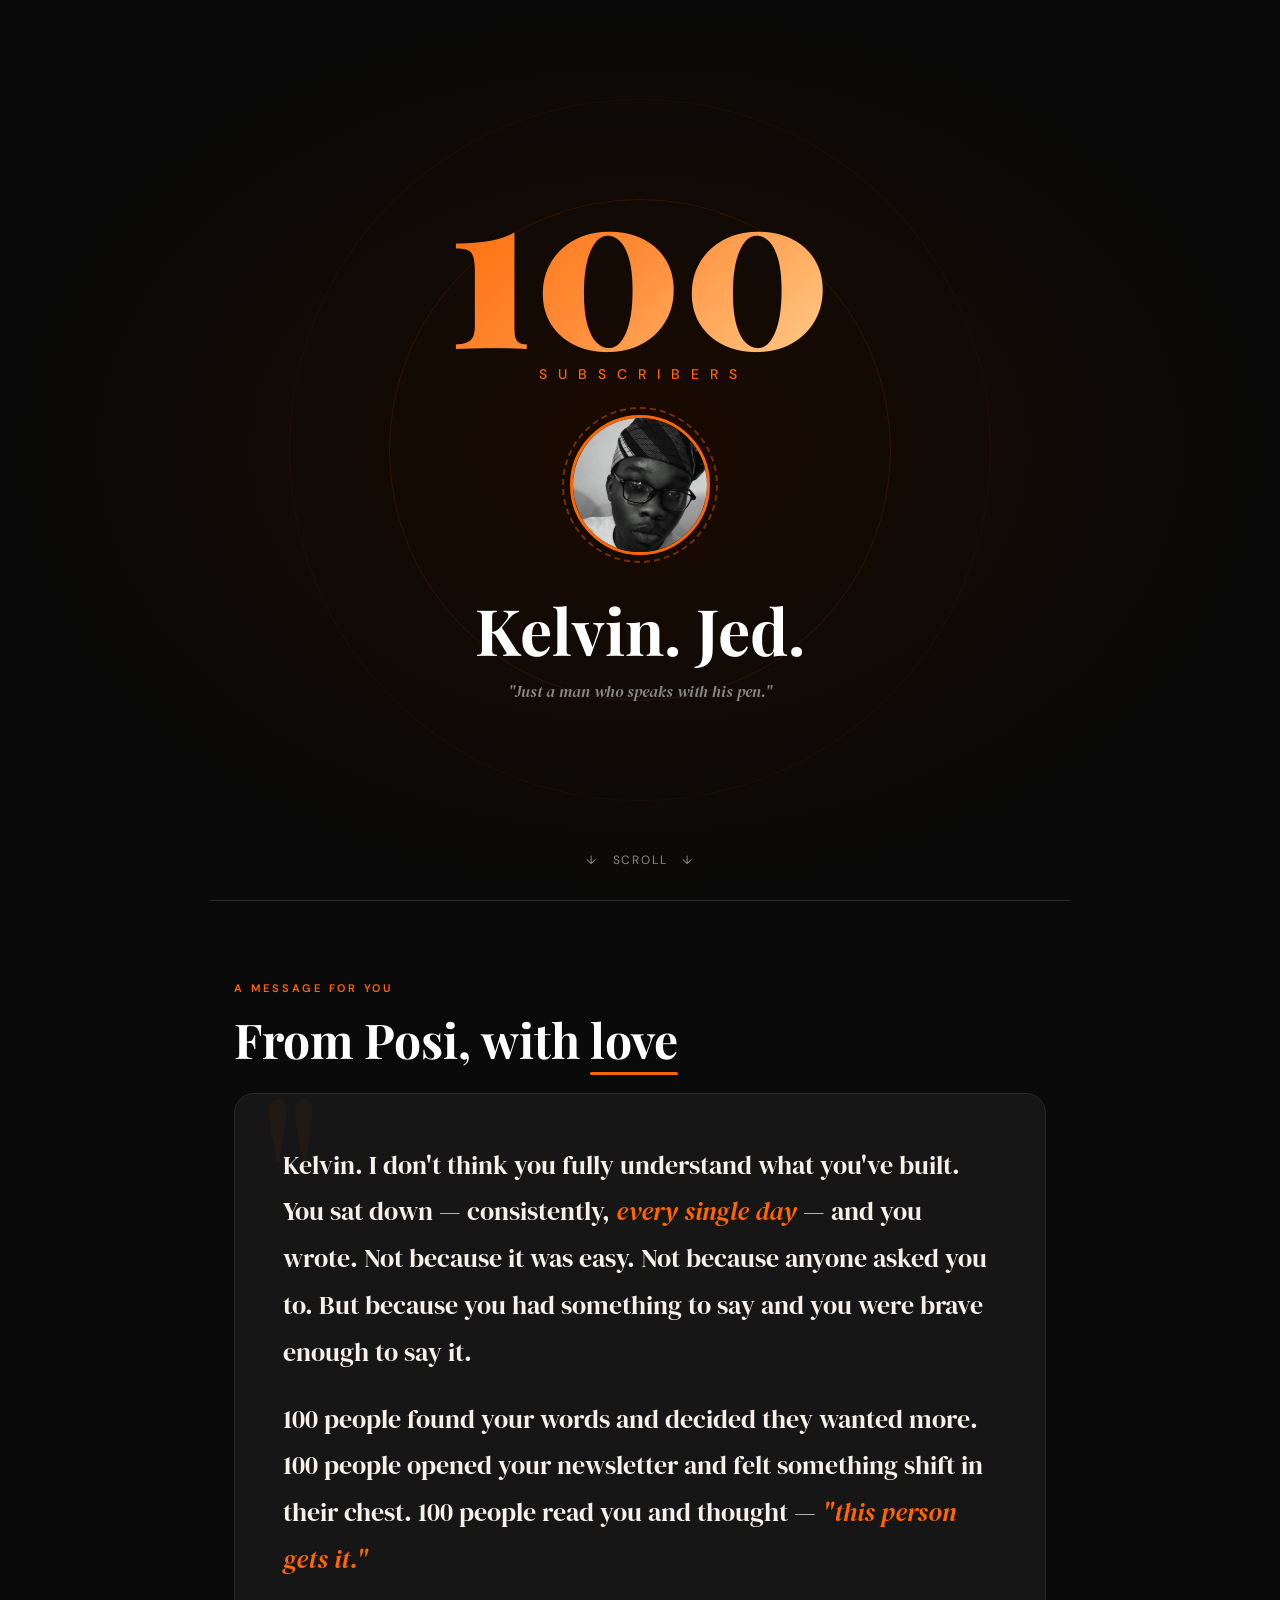
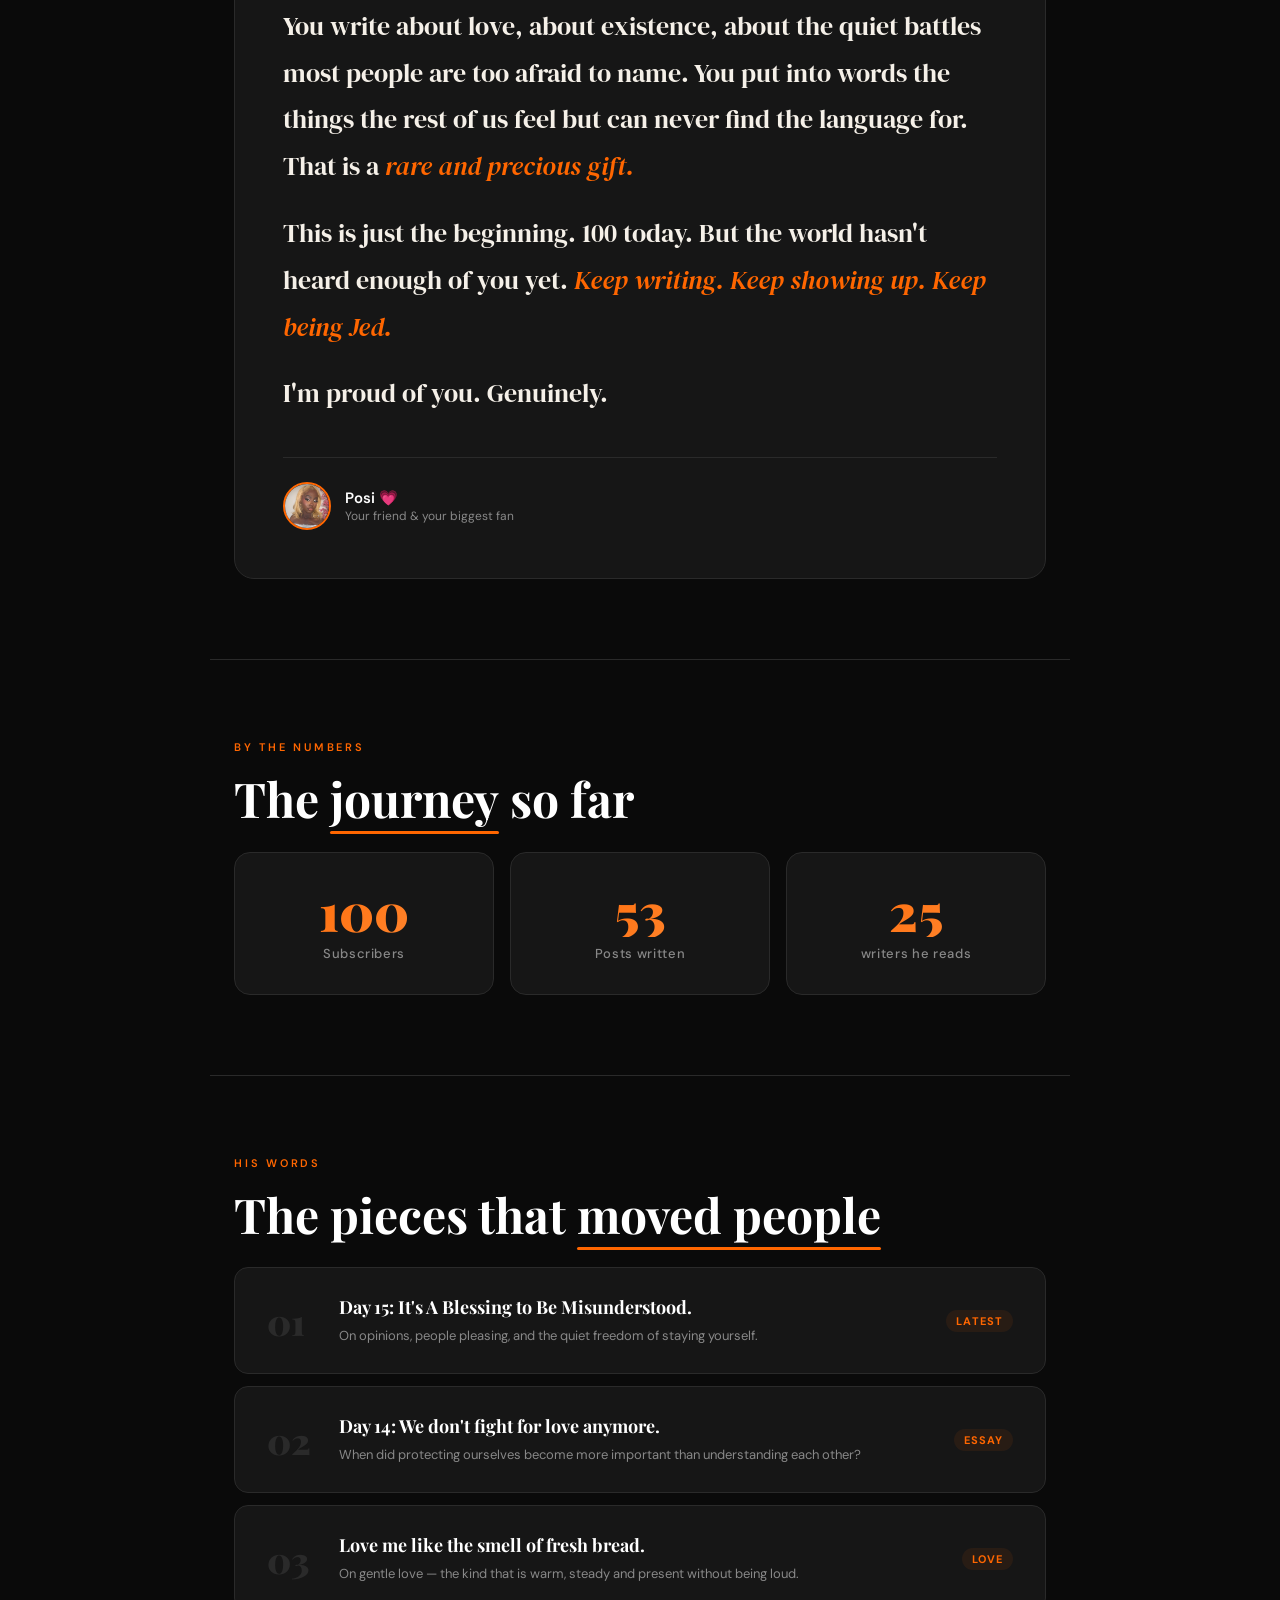
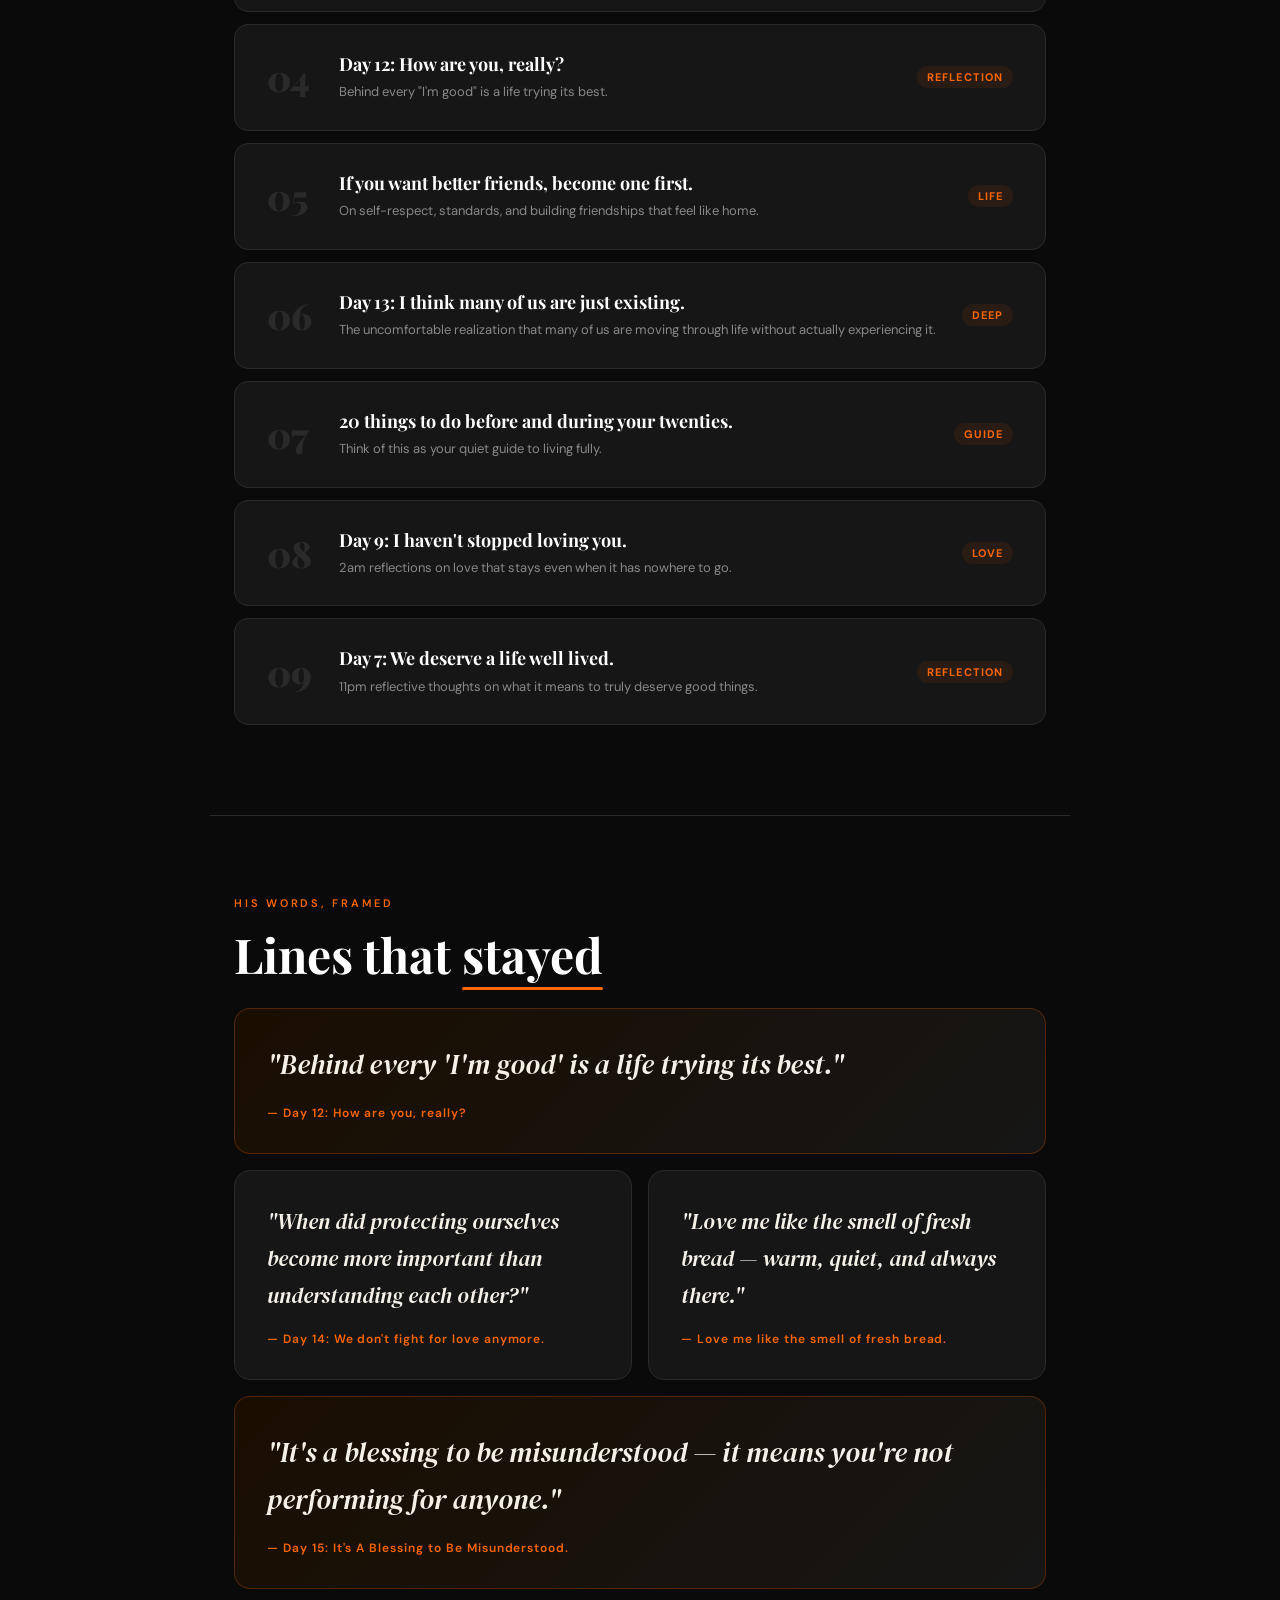
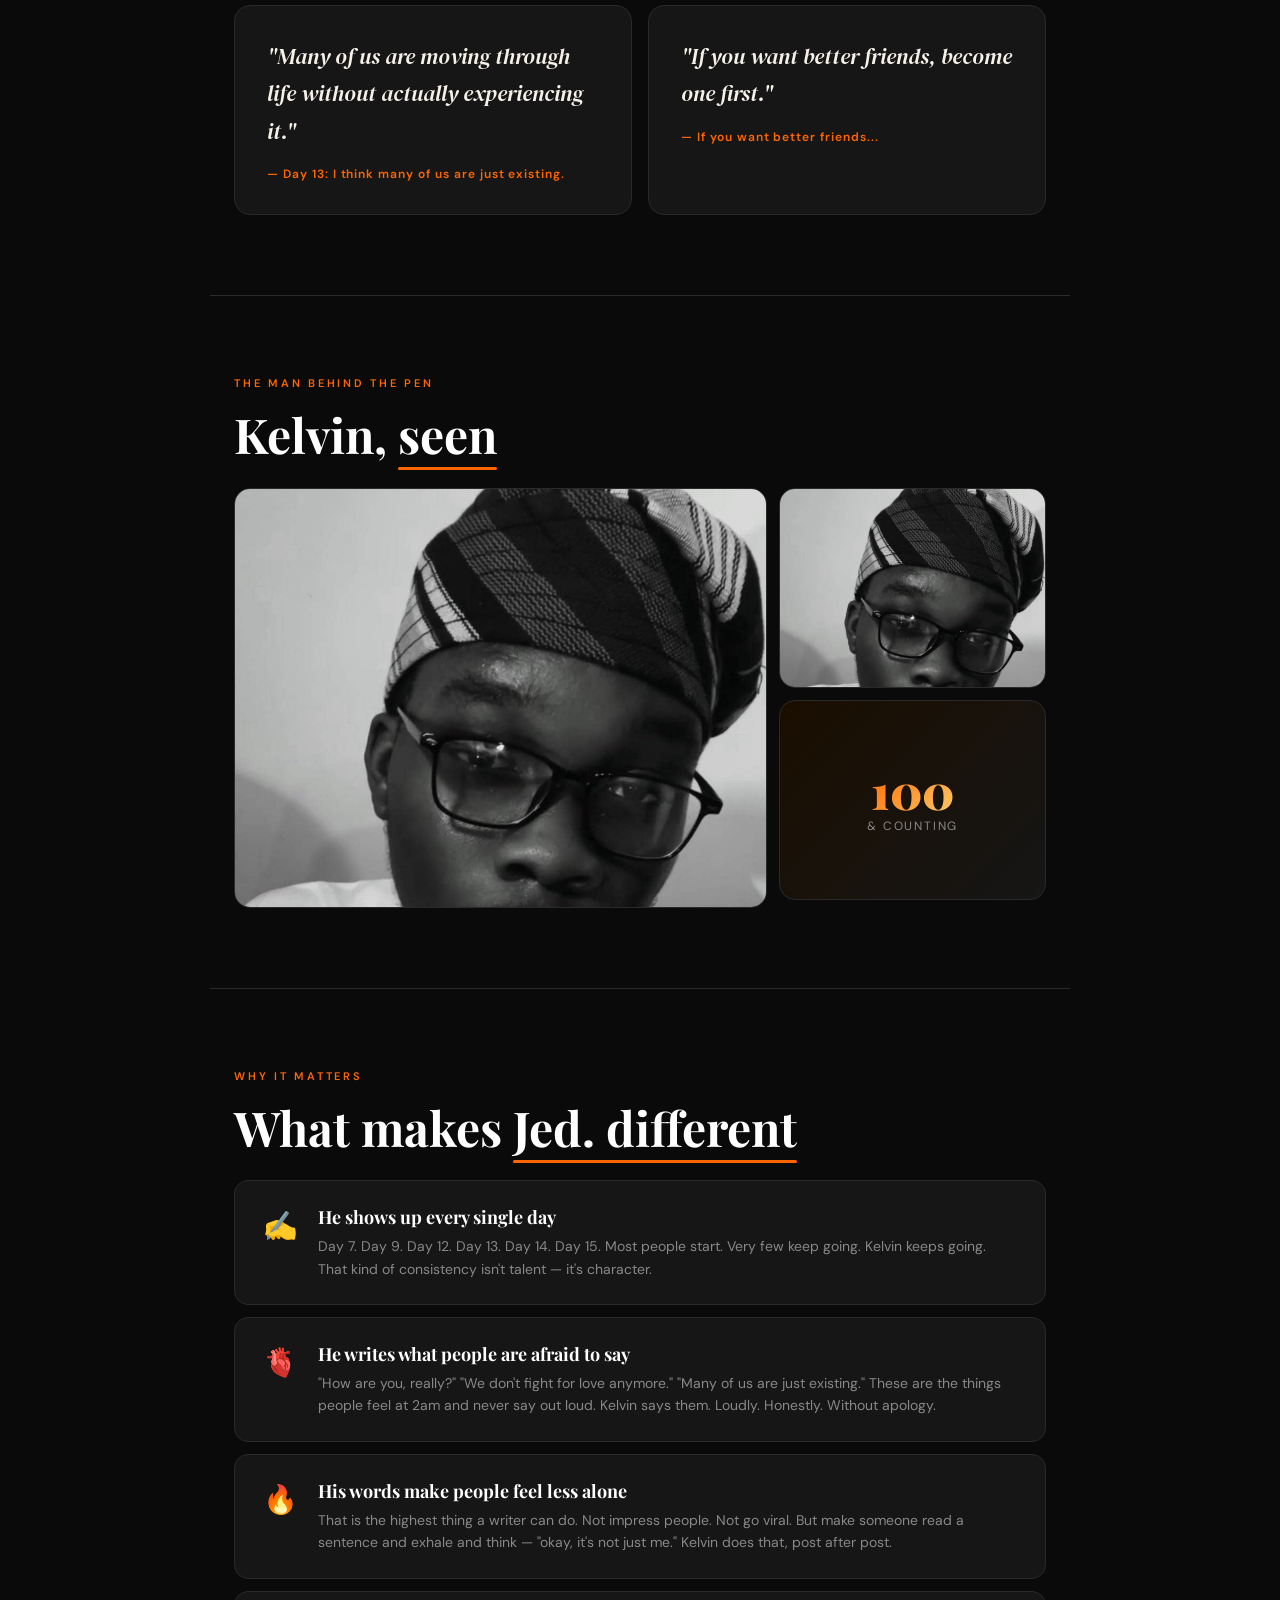
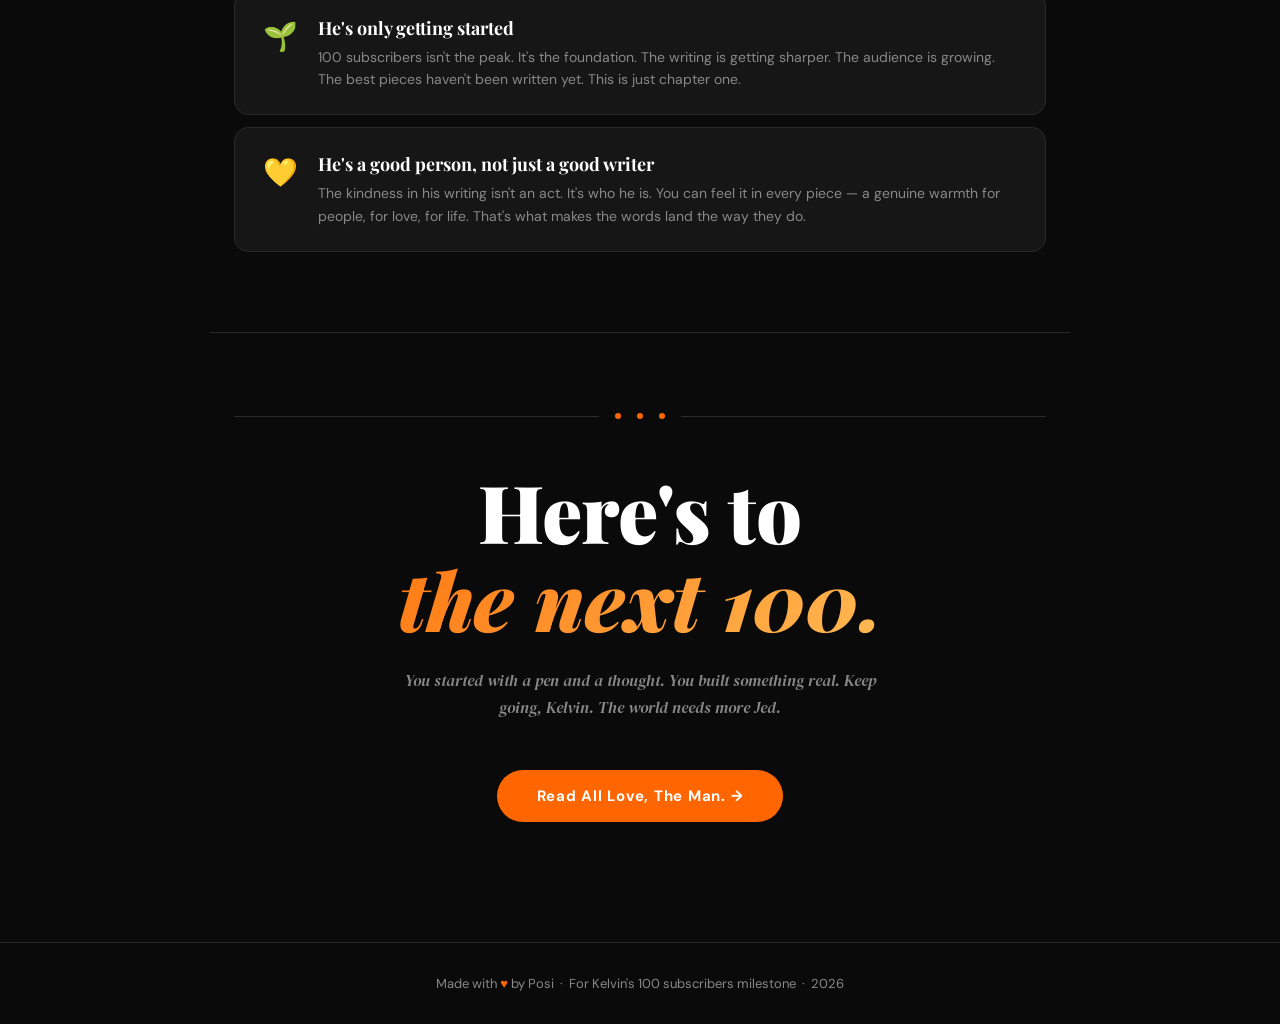
<file: index.html>
<!DOCTYPE html>
<html lang="en">
<head>
  <meta charset="UTF-8">
  <meta name="viewport" content="width=device-width, initial-scale=1.0">
  <title>100 — For Kelvin (Jed.) 🖊️</title>
  <link href="https://fonts.googleapis.com/css2?family=Playfair+Display:ital,wght@0,400;0,700;0,900;1,400;1,700&family=DM+Sans:wght@300;400;500;600&family=DM+Serif+Display:ital@0;1&display=swap" rel="stylesheet">
<link  rel="stylesheet" href="kel.css">
 
</head>

<body>

  <canvas id="confetti-canvas"></canvas>
  <div class="hero">
    <div class="hero-number">100</div>
    <div class="hero-subscribers">S U B S C R I B E R S</div>

    <div class="hero-photo-wrap">
      <div class="hero-photo-ring"></div>
      <img class="hero-photo" id="kelvin-hero-photo" src="kelvin.png.jpeg" alt="Kelvin - Jed.">
    </div>

    <h1 class="hero-name">Kelvin. Jed.</h1>
    <p class="hero-tagline">"Just a man who speaks with his pen."</p>

    <div class="scroll-hint">↓ &nbsp; scroll &nbsp; ↓</div>
  </div>


  
  <section class="message-section reveal">
    <div class="section-label">A message for you</div>
    <h2 class="section-title">From Posi, with <span>love</span></h2>

    <div class="message-card">
      <div class="message-text">
        <p>
          Kelvin. I don't think you fully understand what you've built.
          You sat down — consistently, <span class="highlight">every single day</span> — and you wrote.
          Not because it was easy. Not because anyone asked you to.
          But because you had something to say and you were brave enough to say it.
        </p>
        <p>
          100 people found your words and decided they wanted more.
          100 people opened your newsletter and felt something shift in their chest.
          100 people read you and thought — <span class="highlight">"this person gets it."</span>
        </p>
        <p>
          You write about love, about existence, about the quiet battles most people
          are too afraid to name. You put into words the things the rest of us feel
          but can never find the language for. That is a <span class="highlight">rare and precious gift.</span>
        </p>
        <p>
          This is just the beginning. 100 today.
          But the world hasn't heard enough of you yet.
          <span class="highlight">Keep writing. Keep showing up. Keep being Jed.</span>
        </p>
        <p>
          I'm proud of you. Genuinely.
        </p>
      </div>

      <div class="message-signature">
        <img class="sig-photo" id="posi-sig-photo" src="posi.jpg" alt="Posi">
        <div>
          <div class="sig-name">Posi 💗</div>
          <div class="sig-sub">Your friend & your biggest fan</div>
        </div>
      </div>
    </div>
  </section>


  <section class="stats-section reveal">
    <div class="section-label">By the numbers</div>
    <h2 class="section-title">The <span>journey</span> so far</h2>

    <div class="stats-grid">
      <div class="stat-card">
        <div class="stat-number" id="count-subs">0</div>
        <div class="stat-label">Subscribers</div>
      </div>
      <div class="stat-card">
        <div class="stat-number" id="count-posts">0</div>
        <div class="stat-label">Posts written</div>
      </div>
      <div class="stat-card">
        <div class="stat-number" id="count-reads">0</div>
        <div class="stat-label">writers he reads</div>
      </div>
    </div>
  </section>



  <section class="articles-section reveal">
    <div class="section-label">His words</div>
    <h2 class="section-title">The pieces that <span>moved people</span></h2>

    <div class="articles-list">

      <div class="article-item">
        <div class="article-num">01</div>
        <div class="article-info">
          <div class="article-title">Day 15: It's A Blessing to Be Misunderstood.</div>
          <div class="article-desc">On opinions, people pleasing, and the quiet freedom of staying yourself.</div>
        </div>
        <div class="article-tag">Latest</div>
      </div>

      <div class="article-item">
        <div class="article-num">02</div>
        <div class="article-info">
          <div class="article-title">Day 14: We don't fight for love anymore.</div>
          <div class="article-desc">When did protecting ourselves become more important than understanding each other?</div>
        </div>
        <div class="article-tag">Essay</div>
      </div>

      <div class="article-item">
        <div class="article-num">03</div>
        <div class="article-info">
          <div class="article-title">Love me like the smell of fresh bread.</div>
          <div class="article-desc">On gentle love — the kind that is warm, steady and present without being loud.</div>
        </div>
        <div class="article-tag">Love</div>
      </div>

      <div class="article-item">
        <div class="article-num">04</div>
        <div class="article-info">
          <div class="article-title">Day 12: How are you, really?</div>
          <div class="article-desc">Behind every "I'm good" is a life trying its best.</div>
        </div>
        <div class="article-tag">Reflection</div>
      </div>

      <div class="article-item">
        <div class="article-num">05</div>
        <div class="article-info">
          <div class="article-title">If you want better friends, become one first.</div>
          <div class="article-desc">On self-respect, standards, and building friendships that feel like home.</div>
        </div>
        <div class="article-tag">Life</div>
      </div>

      <div class="article-item">
        <div class="article-num">06</div>
        <div class="article-info">
          <div class="article-title">Day 13: I think many of us are just existing.</div>
          <div class="article-desc">The uncomfortable realization that many of us are moving through life without actually experiencing it.</div>
        </div>
        <div class="article-tag">Deep</div>
      </div>

      <div class="article-item">
        <div class="article-num">07</div>
        <div class="article-info">
          <div class="article-title">20 things to do before and during your twenties.</div>
          <div class="article-desc">Think of this as your quiet guide to living fully.</div>
        </div>
        <div class="article-tag">Guide</div>
      </div>

      <div class="article-item">
        <div class="article-num">08</div>
        <div class="article-info">
          <div class="article-title">Day 9: I haven't stopped loving you.</div>
          <div class="article-desc">2am reflections on love that stays even when it has nowhere to go.</div>
        </div>
        <div class="article-tag">Love</div>
      </div>

      <div class="article-item">
        <div class="article-num">09</div>
        <div class="article-info">
          <div class="article-title">Day 7: We deserve a life well lived.</div>
          <div class="article-desc">11pm reflective thoughts on what it means to truly deserve good things.</div>
        </div>
        <div class="article-tag">Reflection</div>
      </div>

    </div>
  </section>

  <section class="quotes-section reveal">
    <div class="section-label">His words, framed</div>
    <h2 class="section-title">Lines that <span>stayed</span></h2>

    <div class="quotes-grid">

      <div class="quote-card featured">
        <div class="quote-text">
          "Behind every 'I'm good' is a life trying its best."
        </div>
        <div class="quote-source">— Day 12: How are you, really?</div>
      </div>

      <div class="quote-card">
        <div class="quote-text">
          "When did protecting ourselves become more important than understanding each other?"
        </div>
        <div class="quote-source">— Day 14: We don't fight for love anymore.</div>
      </div>

      <div class="quote-card">
        <div class="quote-text">
          "Love me like the smell of fresh bread — warm, quiet, and always there."
        </div>
        <div class="quote-source">— Love me like the smell of fresh bread.</div>
      </div>

      <div class="quote-card featured">
        <div class="quote-text">
          "It's a blessing to be misunderstood — it means you're not performing for anyone."
        </div>
        <div class="quote-source">— Day 15: It's A Blessing to Be Misunderstood.</div>
      </div>

      <div class="quote-card">
        <div class="quote-text">
          "Many of us are moving through life without actually experiencing it."
        </div>
        <div class="quote-source">— Day 13: I think many of us are just existing.</div>
      </div>

      <div class="quote-card">
        <div class="quote-text">
          "If you want better friends, become one first."
        </div>
        <div class="quote-source">— If you want better friends...</div>
      </div>

    </div>
  </section>


  <section class="gallery-section reveal">
    <div class="section-label">The man behind the pen</div>
    <h2 class="section-title">Kelvin, <span>seen</span></h2>

    <div class="gallery-grid">
      <div class="gallery-photo tall">
        <img id="gallery-photo-1" src="kelvin.png.jpeg" alt="Kelvin">
      </div>
      <div style="display:flex; flex-direction:column; gap:12px;">
        <div class="gallery-photo short">
          <img id="gallery-photo-2" src="kelvin.png.jpeg" alt="Kelvin">
        </div>
        <div class="gallery-photo short" style="background: linear-gradient(135deg,#1a0e00,#161616); display:flex; align-items:center; justify-content:center; padding:24px;">
          <div style="text-align:center;">
            <div style="font-family:'Playfair Display',serif; font-size:48px; font-weight:900; background:linear-gradient(135deg,#ff6600,#ffcc66); -webkit-background-clip:text; -webkit-text-fill-color:transparent; background-clip:text; line-height:1;">100</div>
            <div style="font-size:12px; color:#888; letter-spacing:0.15em; text-transform:uppercase; margin-top:4px;">& counting</div>
          </div>
        </div>
      </div>
    </div>
  </section>


  <section class="reasons-section reveal">
    <div class="section-label">Why it matters</div>
    <h2 class="section-title">What makes <span>Jed. different</span></h2>

    <div class="reasons-list">

      <div class="reason-item">
        <div class="reason-icon">✍️</div>
        <div>
          <div class="reason-title">He shows up every single day</div>
          <div class="reason-text">
            Day 7. Day 9. Day 12. Day 13. Day 14. Day 15.
            Most people start. Very few keep going. Kelvin keeps going.
            That kind of consistency isn't talent — it's character.
          </div>
        </div>
      </div>

      <div class="reason-item">
        <div class="reason-icon">🫀</div>
        <div>
          <div class="reason-title">He writes what people are afraid to say</div>
          <div class="reason-text">
            "How are you, really?" "We don't fight for love anymore." "Many of us are just existing."
            These are the things people feel at 2am and never say out loud.
            Kelvin says them. Loudly. Honestly. Without apology.
          </div>
        </div>
      </div>

      <div class="reason-item">
        <div class="reason-icon">🔥</div>
        <div>
          <div class="reason-title">His words make people feel less alone</div>
          <div class="reason-text">
            That is the highest thing a writer can do.
            Not impress people. Not go viral. But make someone read a sentence
            and exhale and think — "okay, it's not just me."
            Kelvin does that, post after post.
          </div>
        </div>
      </div>

      <div class="reason-item">
        <div class="reason-icon">🌱</div>
        <div>
          <div class="reason-title">He's only getting started</div>
          <div class="reason-text">
            100 subscribers isn't the peak. It's the foundation.
            The writing is getting sharper. The audience is growing.
            The best pieces haven't been written yet.
            This is just chapter one.
          </div>
        </div>
      </div>

      <div class="reason-item">
        <div class="reason-icon">💛</div>
        <div>
          <div class="reason-title">He's a good person, not just a good writer</div>
          <div class="reason-text">
            The kindness in his writing isn't an act.
            It's who he is. You can feel it in every piece —
            a genuine warmth for people, for love, for life.
            That's what makes the words land the way they do.
          </div>
        </div>
      </div>

    </div>
  </section>


  
  <section class="closing-section reveal">

    <div class="fancy-divider">
      <div class="fancy-divider-dot"></div>
      <div class="fancy-divider-dot"></div>
      <div class="fancy-divider-dot"></div>
    </div>

    <div class="closing-big">
      <span class="line1">Here's to</span>
      <span class="line2">the next 100.</span>
    </div>

    <p class="closing-sub">
      You started with a pen and a thought.
      You built something real. Keep going, Kelvin.
      The world needs more Jed.
    </p>

    <a href="https://jedspeare.substack.com" target="_blank" class="cta-btn">
      Read All Love, The Man. →
    </a>

  </section>


  
  <footer>
    Made with <span>♥</span> by Posi &nbsp;·&nbsp; For Kelvin's 100 subscribers milestone &nbsp;·&nbsp; 2026
  </footer>


  
  <script>

  

  startConfetti();

  
  countUp('count-subs',  100, 2000);
  countUp('count-posts', 53, 2000);
  countUp('count-reads', 25, 2000);

  var observer = new IntersectionObserver(function(entries) {
    entries.forEach(function(entry) {
      if (entry.isIntersecting) {
        entry.target.classList.add('visible');
      }
    });
  }, { threshold: 0.1 });

  document.querySelectorAll('.reveal').forEach(function(el) {
    observer.observe(el);
  });

  function countUp(elementId, target, duration) {
    var el = document.getElementById(elementId);
    if (!el) return;
    var start = 0;
    var step = target / (duration / 16);
    var timer = setInterval(function() {
      start += step;
      if (start >= target) { start = target; clearInterval(timer); }
      el.textContent = Math.floor(start);
    }, 16);
  }

  function startConfetti() {
    var canvas = document.getElementById('confetti-canvas');
    if (!canvas) return;
    var ctx = canvas.getContext('2d');
    canvas.width = window.innerWidth;
    canvas.height = window.innerHeight;
    var colours = ['#ff6600', '#ff8c38', '#ffcc66', '#fff3eb', '#ffffff', '#cc4400'];
    var pieces = [];
    for (var i = 0; i < 80; i++) {
      pieces.push({
        x: Math.random() * canvas.width,
        y: Math.random() * canvas.height - canvas.height,
        w: Math.random() * 10 + 4,
        h: Math.random() * 6 + 3,
        color: colours[Math.floor(Math.random() * colours.length)],
        speed: Math.random() * 2 + 0.5,
        angle: Math.random() * 360,
        spin: Math.random() * 3 - 1.5,
        opacity: Math.random() * 0.6 + 0.2
      });
    }
    function draw() {
      ctx.clearRect(0, 0, canvas.width, canvas.height);
      pieces.forEach(function(p) {
        ctx.save();
        ctx.globalAlpha = p.opacity;
        ctx.translate(p.x + p.w / 2, p.y + p.h / 2);
        ctx.rotate((p.angle * Math.PI) / 180);
        ctx.fillStyle = p.color;
        ctx.fillRect(-p.w / 2, -p.h / 2, p.w, p.h);
        ctx.restore();
        p.y += p.speed;
        p.angle += p.spin;
        if (p.y > canvas.height) { p.y = -p.h; p.x = Math.random() * canvas.width; }
      });
      requestAnimationFrame(draw);
    }
    draw();
    window.addEventListener('resize', function() {
      canvas.width = window.innerWidth;
      canvas.height = window.innerHeight;
    });
  }

</script>


</body>
</html>
</file>
<file: kel.css>
:root {
      --black:   #0a0a0a;
      --dark:    #111111;
      --card:    #161616;
      --border:  #2a2a2a;
      --orange:  #ff6600;
      --orange2: #ff8c38;
      --cream:   #f5f0e8;
      --white:   #ffffff;
      --muted:   #888888;
      --soft:    #cccccc;
    }

    
    * { margin: 0; padding: 0; box-sizing: border-box; }

    html { scroll-behavior: smooth; }

    body {
      background-color: var(--black);
      color: var(--white);
      font-family: 'DM Sans', sans-serif;
      overflow-x: hidden;
    }

    
    #confetti-canvas {
      position: fixed;
      top: 0; left: 0;
      width: 100%; height: 100%;
      pointer-events: none;
      z-index: 0;
    }

    .hero {
      min-height: 100vh;
      display: flex;
      flex-direction: column;
      align-items: center;
      justify-content: center;
      text-align: center;
      padding: 60px 24px;
      position: relative;
      z-index: 1;

      background: radial-gradient(ellipse at center, #1a0a00 0%, #0a0a0a 70%);
    }

    .hero::before {
      content: '';
      position: absolute;
      width: 500px; height: 500px;
      border-radius: 50%;
      border: 1px solid rgba(255,102,0,0.12);
      top: 50%; left: 50%;
      transform: translate(-50%, -50%);
      animation: pulse-ring 4s ease-in-out infinite;
    }

    .hero::after {
      content: '';
      position: absolute;
      width: 700px; height: 700px;
      border-radius: 50%;
      border: 1px solid rgba(255,102,0,0.06);
      top: 50%; left: 50%;
      transform: translate(-50%, -50%);
      animation: pulse-ring 4s ease-in-out infinite 1s;
    }

    @keyframes pulse-ring {
      0%, 100% { opacity: 0.4; transform: translate(-50%, -50%) scale(1); }
      50%       { opacity: 1;   transform: translate(-50%, -50%) scale(1.04); }
    }

    .hero-number {
      font-family: 'Playfair Display', serif;
      font-size: clamp(120px, 22vw, 220px);
      font-weight: 900;
      line-height: 0.9;
      background: linear-gradient(135deg, var(--orange) 0%, var(--orange2) 50%, #ffcc88 100%);
      -webkit-background-clip: text;
      -webkit-text-fill-color: transparent;
      background-clip: text;
      margin-bottom: 8px;
      animation: fadeSlideUp 1s ease both;
      position: relative;
      z-index: 2;
    }

    .hero-subscribers {
      font-size: 14px;
      font-weight: 500;
      letter-spacing: 0.25em;
      text-transform: uppercase;
      color: var(--orange);
      margin-bottom: 32px;
      animation: fadeSlideUp 1s ease 0.2s both;
      position: relative;
      z-index: 2;
    }

  
    .hero-photo-wrap {
      position: relative;
      margin-bottom: 32px;
      animation: fadeSlideUp 1s ease 0.3s both;
      z-index: 2;
    }

    .hero-photo {
      width: 140px;
      height: 140px;
      border-radius: 50%;
      object-fit: cover;
      object-position: center top;
      border: 3px solid var(--orange);
      display: block;
    }

    .hero-photo-ring {
      position: absolute;
      top: -8px; left: -8px;
      width: 156px; height: 156px;
      border-radius: 50%;
      border: 2px dashed rgba(255,102,0,0.4);
      animation: spin 12s linear infinite;
    }

    @keyframes spin {
      from { transform: rotate(0deg); }
      to   { transform: rotate(360deg); }
    }

    .hero-name {
      font-family: 'Playfair Display', serif;
      font-size: clamp(36px, 7vw, 64px);
      font-weight: 700;
      color: var(--white);
      margin-bottom: 8px;
      animation: fadeSlideUp 1s ease 0.4s both;
      position: relative;
      z-index: 2;
    }

    .hero-tagline {
      font-size: 16px;
      color: var(--muted);
      font-style: italic;
      font-family: 'DM Serif Display', serif;
      margin-bottom: 40px;
      animation: fadeSlideUp 1s ease 0.5s both;
      position: relative;
      z-index: 2;
    }

    
    .scroll-hint {
      position: absolute;
      bottom: 32px;
      left: 50%;
      transform: translateX(-50%);
      font-size: 12px;
      color: var(--muted);
      letter-spacing: 0.15em;
      text-transform: uppercase;
      animation: bounce 2s ease-in-out infinite;
      z-index: 2;
    }

    @keyframes bounce {
      0%, 100% { transform: translateX(-50%) translateY(0); }
      50%       { transform: translateX(-50%) translateY(8px); }
    }

    
    @keyframes fadeSlideUp {
      from { opacity: 0; transform: translateY(30px); }
      to   { opacity: 1; transform: translateY(0); }
    }

    
    section {
      position: relative;
      z-index: 1;
      padding: 80px 24px;
      max-width: 860px;
      margin: 0 auto;
    }

    .section-label {
      font-size: 11px;
      font-weight: 600;
      letter-spacing: 0.25em;
      text-transform: uppercase;
      color: var(--orange);
      margin-bottom: 16px;
    }

    .section-title {
      font-family: 'Playfair Display', serif;
      font-size: clamp(28px, 5vw, 48px);
      font-weight: 700;
      color: var(--white);
      line-height: 1.2;
      margin-bottom: 24px;
    }

    .section-title span {
      position: relative;
    }

    .section-title span::after {
      content: '';
      position: absolute;
      bottom: -4px; left: 0;
      width: 100%; height: 3px;
      background: var(--orange);
      border-radius: 2px;
    }

    
    .message-section {
      border-top: 1px solid var(--border);
    }

    .message-card {
      background: var(--card);
      border: 1px solid var(--border);
      border-radius: 20px;
      padding: 48px;
      position: relative;
      overflow: hidden;
    }

  
    .message-card::before {
      content: '"';
      font-family: 'Playfair Display', serif;
      font-size: 240px;
      color: rgba(255,102,0,0.05);
      position: absolute;
      top: -40px; left: 20px;
      line-height: 1;
      pointer-events: none;
    }

    .message-text {
      font-family: 'DM Serif Display', serif;
      font-size: clamp(18px, 3vw, 26px);
      line-height: 1.8;
      color: var(--cream);
      position: relative;
      z-index: 1;
      margin-bottom: 40px;
    }

    .message-text p { margin-bottom: 20px; }
    .message-text p:last-child { margin-bottom: 0; }

    
    .message-text .highlight {
      color: var(--orange);
      font-style: italic;
    }

    .message-signature {
      display: flex;
      align-items: center;
      gap: 14px;
      border-top: 1px solid var(--border);
      padding-top: 24px;
    }

    .sig-photo {
      width: 48px;
      height: 48px;
      border-radius: 50%;
      object-fit: cover;
      border: 2px solid var(--orange);
    }

    .sig-name {
      font-size: 15px;
      font-weight: 600;
      color: var(--white);
    }

    .sig-sub {
      font-size: 12px;
      color: var(--muted);
    }

    
    .stats-section {
      border-top: 1px solid var(--border);
    }

    .stats-grid {
      display: grid;
      grid-template-columns: repeat(3, 1fr);
      gap: 16px;
    }

    .stat-card {
      background: var(--card);
      border: 1px solid var(--border);
      border-radius: 16px;
      padding: 32px 24px;
      text-align: center;
      transition: border-color 0.3s, transform 0.3s;
    }

    .stat-card:hover {
      border-color: var(--orange);
      transform: translateY(-4px);
    }

    .stat-number {
      font-family: 'Playfair Display', serif;
      font-size: 52px;
      font-weight: 900;
      background: linear-gradient(135deg, var(--orange), var(--orange2));
      -webkit-background-clip: text;
      -webkit-text-fill-color: transparent;
      background-clip: text;
      line-height: 1;
      margin-bottom: 8px;
    }

    .stat-label {
      font-size: 13px;
      color: var(--muted);
      font-weight: 500;
      letter-spacing: 0.05em;
    }

    
    .articles-section {
      border-top: 1px solid var(--border);
    }

    .articles-list {
      display: flex;
      flex-direction: column;
      gap: 2px;
    }

    .article-item {
      background: var(--card);
      border: 1px solid var(--border);
      border-radius: 14px;
      padding: 28px 32px;
      display: flex;
      align-items: center;
      gap: 24px;
      transition: background 0.2s, border-color 0.2s, transform 0.2s;
      cursor: default;
      margin-bottom: 10px;
    }

    .article-item:hover {
      background: #1e1e1e;
      border-color: var(--orange);
      transform: translateX(6px);
    }

    
    .article-num {
      font-family: 'Playfair Display', serif;
      font-size: 36px;
      font-weight: 900;
      color: var(--border);
      min-width: 48px;
      line-height: 1;
      transition: color 0.2s;
    }

    .article-item:hover .article-num { color: var(--orange); }

    .article-info { flex: 1; }

    .article-title {
      font-family: 'Playfair Display', serif;
      font-size: 18px;
      font-weight: 700;
      color: var(--white);
      margin-bottom: 6px;
      line-height: 1.3;
    }

    .article-desc {
      font-size: 13px;
      color: var(--muted);
      line-height: 1.5;
    }

    .article-tag {
      font-size: 11px;
      font-weight: 700;
      letter-spacing: 0.1em;
      text-transform: uppercase;
      color: var(--orange);
      background: rgba(255,102,0,0.08);
      padding: 4px 10px;
      border-radius: 20px;
      flex-shrink: 0;
    }

    
    .quotes-section {
      border-top: 1px solid var(--border);
    }

    .quotes-grid {
      display: grid;
      grid-template-columns: 1fr 1fr;
      gap: 16px;
    }

    .quote-card {
      background: var(--card);
      border: 1px solid var(--border);
      border-radius: 16px;
      padding: 32px;
      transition: border-color 0.3s, transform 0.3s;
    }

    .quote-card:hover {
      border-color: rgba(255,102,0,0.4);
      transform: translateY(-3px);
    }

    
    .quote-card.featured {
      grid-column: 1 / -1;
      background: linear-gradient(135deg, #1a0e00, #161616);
      border-color: rgba(255,102,0,0.25);
    }

    .quote-text {
      font-family: 'DM Serif Display', serif;
      font-size: clamp(16px, 2.5vw, 22px);
      color: var(--cream);
      line-height: 1.7;
      margin-bottom: 16px;
      font-style: italic;
    }

    .quote-card.featured .quote-text {
      font-size: clamp(20px, 3vw, 28px);
    }

    .quote-source {
      font-size: 12px;
      color: var(--orange);
      font-weight: 600;
      letter-spacing: 0.08em;
    }

    .gallery-section {
      border-top: 1px solid var(--border);
    }

    .gallery-grid {
      display: grid;
      grid-template-columns: 2fr 1fr;
      gap: 12px;
    }

    .gallery-photo {
      border-radius: 16px;
      overflow: hidden;
      background: var(--card);
      border: 1px solid var(--border);
    }

    .gallery-photo img {
      width: 100%;
      height: 100%;
      object-fit: cover;
      object-position: center top;
      display: block;
      transition: transform 0.5s ease;
    }

    .gallery-photo:hover img { transform: scale(1.03); }

    .gallery-photo.tall { height: 420px; }
    .gallery-photo.short { height: 200px; }

    
    .reasons-section {
      border-top: 1px solid var(--border);
    }

    .reasons-list {
      display: flex;
      flex-direction: column;
      gap: 12px;
    }

    .reason-item {
      display: flex;
      align-items: flex-start;
      gap: 20px;
      padding: 24px 28px;
      background: var(--card);
      border: 1px solid var(--border);
      border-radius: 14px;
      transition: border-color 0.2s, transform 0.2s;
    }

    .reason-item:hover {
      border-color: rgba(255,102,0,0.3);
      transform: translateX(4px);
    }

    .reason-icon {
      font-size: 28px;
      flex-shrink: 0;
      margin-top: 2px;
    }

    .reason-title {
      font-family: 'Playfair Display', serif;
      font-size: 18px;
      font-weight: 700;
      color: var(--white);
      margin-bottom: 6px;
    }

    .reason-text {
      font-size: 14px;
      color: var(--muted);
      line-height: 1.6;
    }

    .closing-section {
      border-top: 1px solid var(--border);
      text-align: center;
      padding-bottom: 120px;
    }

    .closing-big {
      font-family: 'Playfair Display', serif;
      font-size: clamp(40px, 8vw, 80px);
      font-weight: 900;
      line-height: 1.1;
      margin-bottom: 24px;
    }

    .closing-big .line1 { color: var(--white); display: block; }
    .closing-big .line2 {
      background: linear-gradient(135deg, var(--orange), #ffcc66);
      -webkit-background-clip: text;
      -webkit-text-fill-color: transparent;
      background-clip: text;
      display: block;
      font-style: italic;
    }

    .closing-sub {
      font-size: 16px;
      color: var(--muted);
      max-width: 480px;
      margin: 0 auto 48px;
      line-height: 1.7;
      font-family: 'DM Serif Display', serif;
      font-style: italic;
    }

    .cta-btn {
      display: inline-block;
      background: var(--orange);
      color: white;
      font-size: 15px;
      font-weight: 700;
      padding: 16px 40px;
      border-radius: 50px;
      text-decoration: none;
      font-family: 'DM Sans', sans-serif;
      letter-spacing: 0.05em;
      transition: background 0.2s, transform 0.2s;
    }

    .cta-btn:hover {
      background: var(--orange2);
      transform: scale(1.04);
    }

  
    footer {
      text-align: center;
      padding: 32px 24px;
      border-top: 1px solid var(--border);
      font-size: 13px;
      color: var(--muted);
      position: relative;
      z-index: 1;
    }

    footer span { color: var(--orange); }

    
    .fancy-divider {
      display: flex;
      align-items: center;
      gap: 16px;
      margin-bottom: 48px;
    }

    .fancy-divider::before,
    .fancy-divider::after {
      content: '';
      flex: 1;
      height: 1px;
      background: var(--border);
    }

    .fancy-divider-dot {
      width: 6px; height: 6px;
      background: var(--orange);
      border-radius: 50%;
    }

    
    .reveal {
      opacity: 0;
      transform: translateY(40px);
      transition: opacity 0.7s ease, transform 0.7s ease;
    }

    .reveal.visible {
      opacity: 1;
      transform: translateY(0);
    }
</file>
